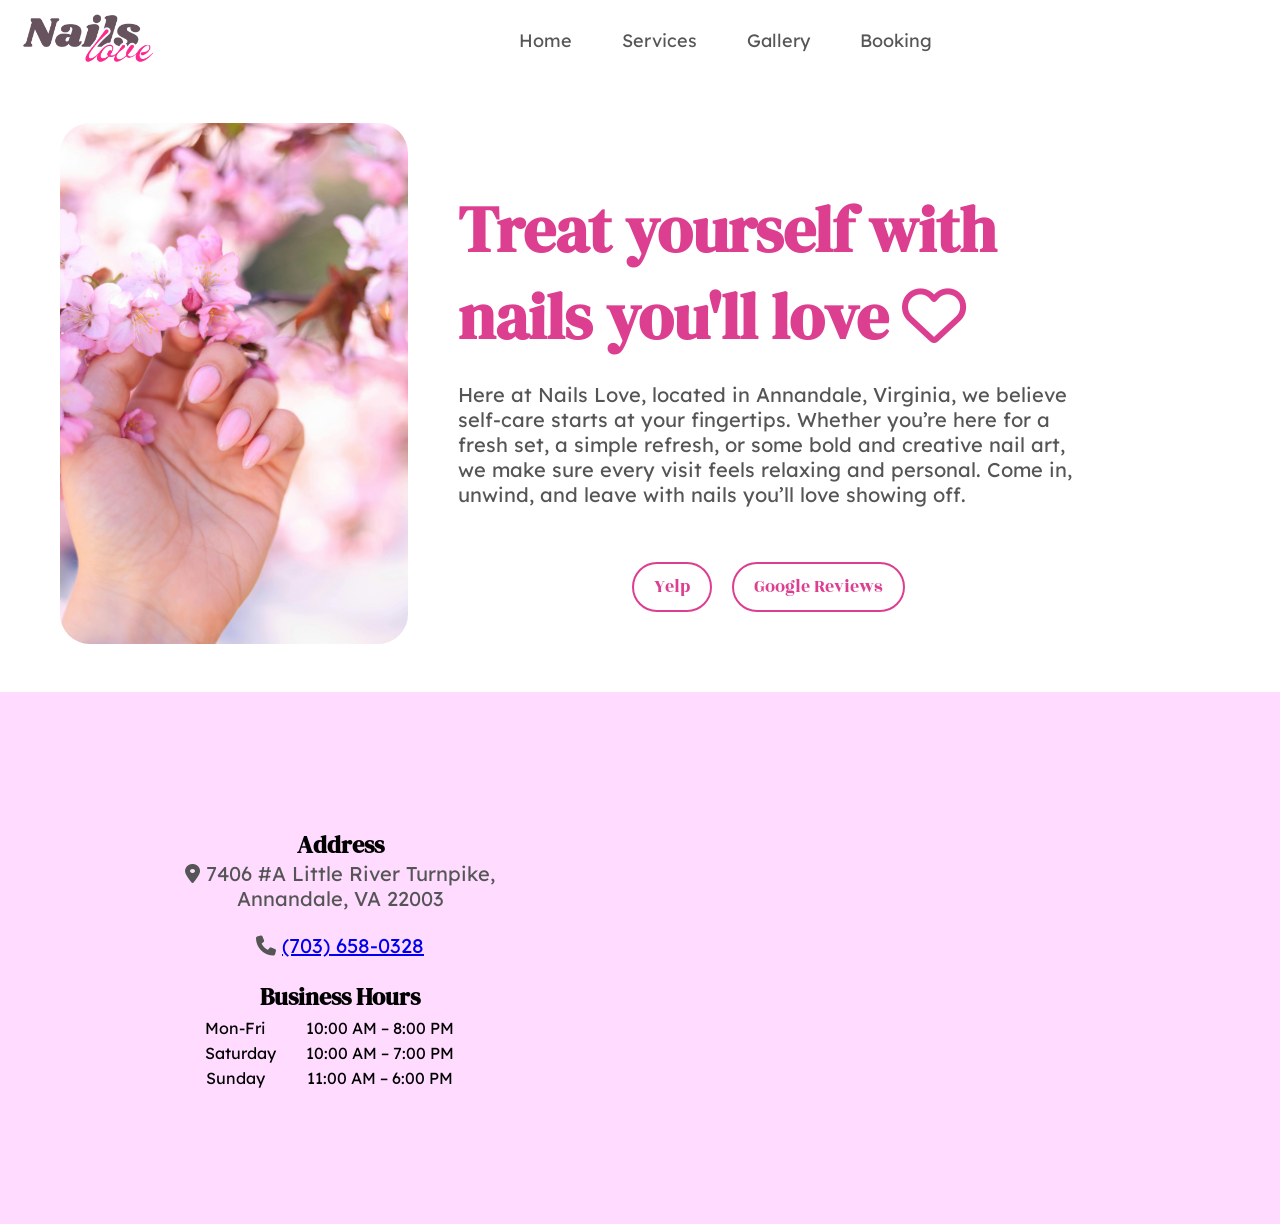
<file: index.html>
<!DOCTYPE html>
<html lang="en">
<head>
    <meta charset="UTF-8">
    <title>Best Nail Salon in Northern Virginia | Nails Love</title>
    <meta name="description" content="Professional nail salon in Annandale, Virginia offering acrylic nails, gel nails, manicures, nail art, and waxing. Call to book your appointment today.">
    <meta name="keywords" content="nail salon in Annandale, Northern Virginia, DMV, acrylic nails, gel nails, manicure, nail art">
    <meta name="viewport" content="width=device-width, initial-scale=1.0">


    <!-- css -->
    <link rel="stylesheet" href="stylesheet.css">

    <!-- import font -->
    <link rel="preconnect" href="https://fonts.googleapis.com">
    <link rel="preconnect" href="https://fonts.gstatic.com" crossorigin>
    <link href="https://fonts.googleapis.com/css2?family=Fredoka:wght@300..700&family=Rozha+One&display=swap" rel="stylesheet">
    <link href="https://fonts.googleapis.com/css2?family=DM+Serif+Display:ital@0;1&family=PT+Serif:ital,wght@0,400;0,700;1,400;1,700&display=swap" rel="stylesheet">
    <link href="https://fonts.googleapis.com/css2?family=DM+Serif+Display:ital@0;1&family=Lexend:wght@100..900&family=PT+Serif:ital,wght@0,400;0,700;1,400;1,700&display=swap" rel="stylesheet">
    
    <link rel="stylesheet" href="https://cdnjs.cloudflare.com/ajax/libs/font-awesome/6.5.0/css/all.min.css">

</head>
<body>

    <header class="navbar">

        <div class="navbar-left">
            <a href="index.html">
                <img src="images/NLlogo.png" class="logo">
            </a>
        </div>
    
        <input type="checkbox" id="menu-toggle">
    
        <label for="menu-toggle" class="hamburger">
            <i class="fa-solid fa-bars"></i>
        </label>
    
        <div class="navbar-center">
            <nav>
                <ul>
                    <li><a href="index.html">Home</a></li>
                    <li><a href="services.html">Services</a></li>
                    <li><a href="gallery.html">Gallery</a></li>
                    <li><a href="contact.html">Booking</a></li>
                </ul>
            </nav>
        </div>
    
    </header>


<div class="container">
<img class="cherrymani" 
alt="photo of light pink manicure with cherry blossoms" src="images/blossoms.jpg">   

    <div class="text-wrap">
    <h1 class="name">Treat yourself with <br> nails you'll love <i class="fa-regular fa-heart"></i></h1> <br>
    <p>Here at Nails Love, located in Annandale, Virginia, we believe self-care starts at your fingertips. Whether you’re here for a fresh set, a simple refresh, 
        or some bold and creative nail art, we make sure every visit feels relaxing and personal. 
        Come in, unwind, and leave with nails you’ll love showing off.</p>

        <div class="center">
            <a href="https://www.yelp.com/biz/nails-love-annandale" target="_blank" rel="noopener noreferrer" class="button-wrapper">
            <button class="button">Yelp</button> </a>
            <a href="https://g.page/r/CVWde7F6hL-LEAE/review" target="_blank" rel="noopener noreferrer" class="button-wrapper">
            <button class="button">Google Reviews</button> </a>
        </div>

    </div>
</div>

<section class="details-section">
<div class="container">
    <div id = "card">
        <h2>Address</h2>
        <p><i class="fa-solid fa-location-dot"></i> 7406 #A Little River Turnpike, <br> 
            Annandale, VA 22003</p>
            <br>
            <p><i class="fa-solid fa-phone"></i> <a href="tel:7036580328"> (703) 658-0328</a></p>
            <br>
            <h2> Business Hours</h2>
            <ul class="hours">
                <li><span>Mon-Fri</span><span>10:00 AM – 8:00 PM</span></li>
                <li><span>Saturday</span><span>10:00 AM – 7:00 PM</span></li>
                <li><span>Sunday</span><span>11:00 AM – 6:00 PM</span></li>
            </ul>
        </div>
            <div class="map">
                <iframe src="https://www.google.com/maps/embed?pb=!1m18!1m12!1m3!1d397824.60096303467!2d-77.80955314636232!3d38.832353312741034!2m3!1f0!2f0!3f0!3m2!1i1024!2i768!4f13.1!3m3!1m2!1s0x89b64da727893cc9%3A0x8bbf847ab17b9d55!2sNails%20Love!5e0!3m2!1sen!2sus!4v1776402011556!5m2!1sen!2sus" width="85%" height="85%" style="border:0;" allowfullscreen="" loading="lazy"></iframe>
            </div>
</div>


</body>
</html>
</file>
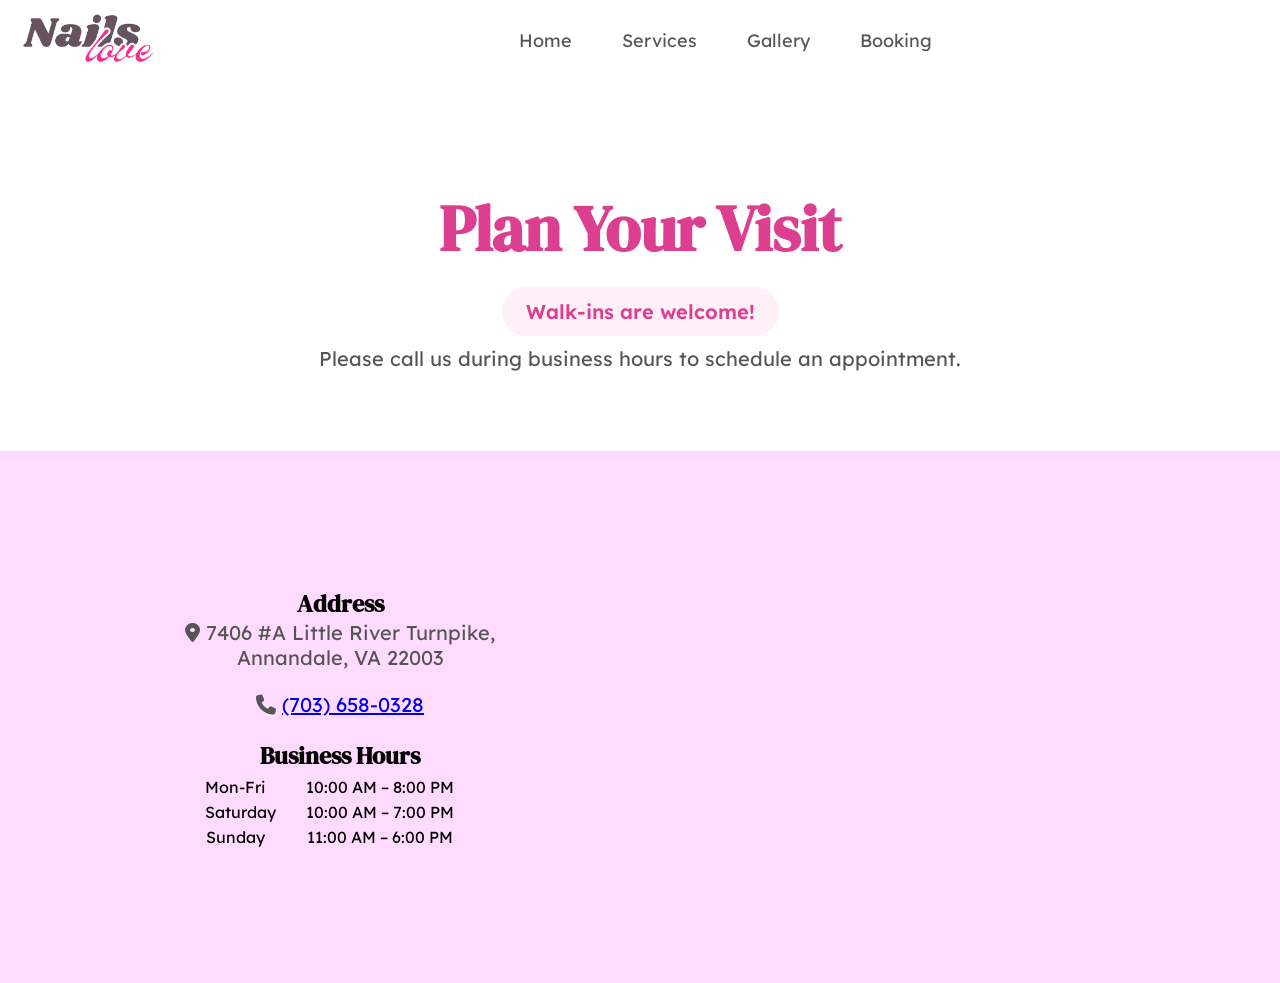
<file: contact.html>
<!DOCTYPE html>
<html lang="en">
<head>
    <meta charset="UTF-8">
    <title>Book an appointment | Nails Love</title>
    <meta name="description" content="Professional nail salon in Annandale, Virginia offering acrylic nails, gel nails, manicures, nail art, and waxing. Call to book your appointment today.">
    <meta name="keywords" content="nail salon in Annandale, Northern Virginia, DMV, acrylic nails, gel nails, manicure, nail art">
    <meta name="viewport" content="width=device-width, initial-scale=1.0">

    <!-- css -->
    <link rel="stylesheet" href="stylesheet.css">

    <!-- import font -->
    <link rel="preconnect" href="https://fonts.googleapis.com">
    <link rel="preconnect" href="https://fonts.gstatic.com" crossorigin>
    <link href="https://fonts.googleapis.com/css2?family=Fredoka:wght@300..700&family=Rozha+One&display=swap" rel="stylesheet">
    <link href="https://fonts.googleapis.com/css2?family=DM+Serif+Display:ital@0;1&family=PT+Serif:ital,wght@0,400;0,700;1,400;1,700&display=swap" rel="stylesheet">
    <link href="https://fonts.googleapis.com/css2?family=DM+Serif+Display:ital@0;1&family=Lexend:wght@100..900&family=PT+Serif:ital,wght@0,400;0,700;1,400;1,700&display=swap" rel="stylesheet">
    
    <link rel="stylesheet" href="https://cdnjs.cloudflare.com/ajax/libs/font-awesome/6.5.0/css/all.min.css">

</head>
<body>
    <header class="navbar">

        <div class="navbar-left">
            <a href="index.html">
                <img src="images/NLlogo.png" class="logo">
            </a>
        </div>
    
        <input type="checkbox" id="menu-toggle">
    
        <label for="menu-toggle" class="hamburger">
            <i class="fa-solid fa-bars"></i>
        </label>
    
        <div class="navbar-center">
            <nav>
                <ul>
                    <li><a href="index.html">Home</a></li>
                    <li><a href="services.html">Services</a></li>
                    <li><a href="gallery.html">Gallery</a></li>
                    <li><a href="contact.html">Booking</a></li>
                </ul>
            </nav>
        </div>
    
    </header>

<div class="contact-hero">
    <h1>Plan Your Visit</h1>
    <p class="walkin">Walk-ins are welcome!</p>
    <p>Please call us during business hours to schedule an appointment.</p>
</div>

<section class="details-section">
    <div class="container">
        <div id = "card">
            <h2>Address</h2>
            <p><i class="fa-solid fa-location-dot"></i> 7406 #A Little River Turnpike, <br> 
                Annandale, VA 22003</p>
                <br>
                <p><i class="fa-solid fa-phone"></i> <a href="tel:7036580328"> (703) 658-0328</a></p>
                <br>
                <h2> Business Hours</h2>
                <ul class="hours">
                    <li><span>Mon-Fri</span><span>10:00 AM – 8:00 PM</span></li>
                    <li><span>Saturday</span><span>10:00 AM – 7:00 PM</span></li>
                    <li><span>Sunday</span><span>11:00 AM – 6:00 PM</span></li>
                </ul>
            </div>
                <div class="map">
                    <iframe src="https://www.google.com/maps/embed?pb=!1m18!1m12!1m3!1d397824.60096303467!2d-77.80955314636232!3d38.832353312741034!2m3!1f0!2f0!3f0!3m2!1i1024!2i768!4f13.1!3m3!1m2!1s0x89b64da727893cc9%3A0x8bbf847ab17b9d55!2sNails%20Love!5e0!3m2!1sen!2sus!4v1776402011556!5m2!1sen!2sus" width="85%" height="85%" style="border:0;" allowfullscreen="" loading="lazy"></iframe>
                </div>
    </div>


</body>
</html>
</file>
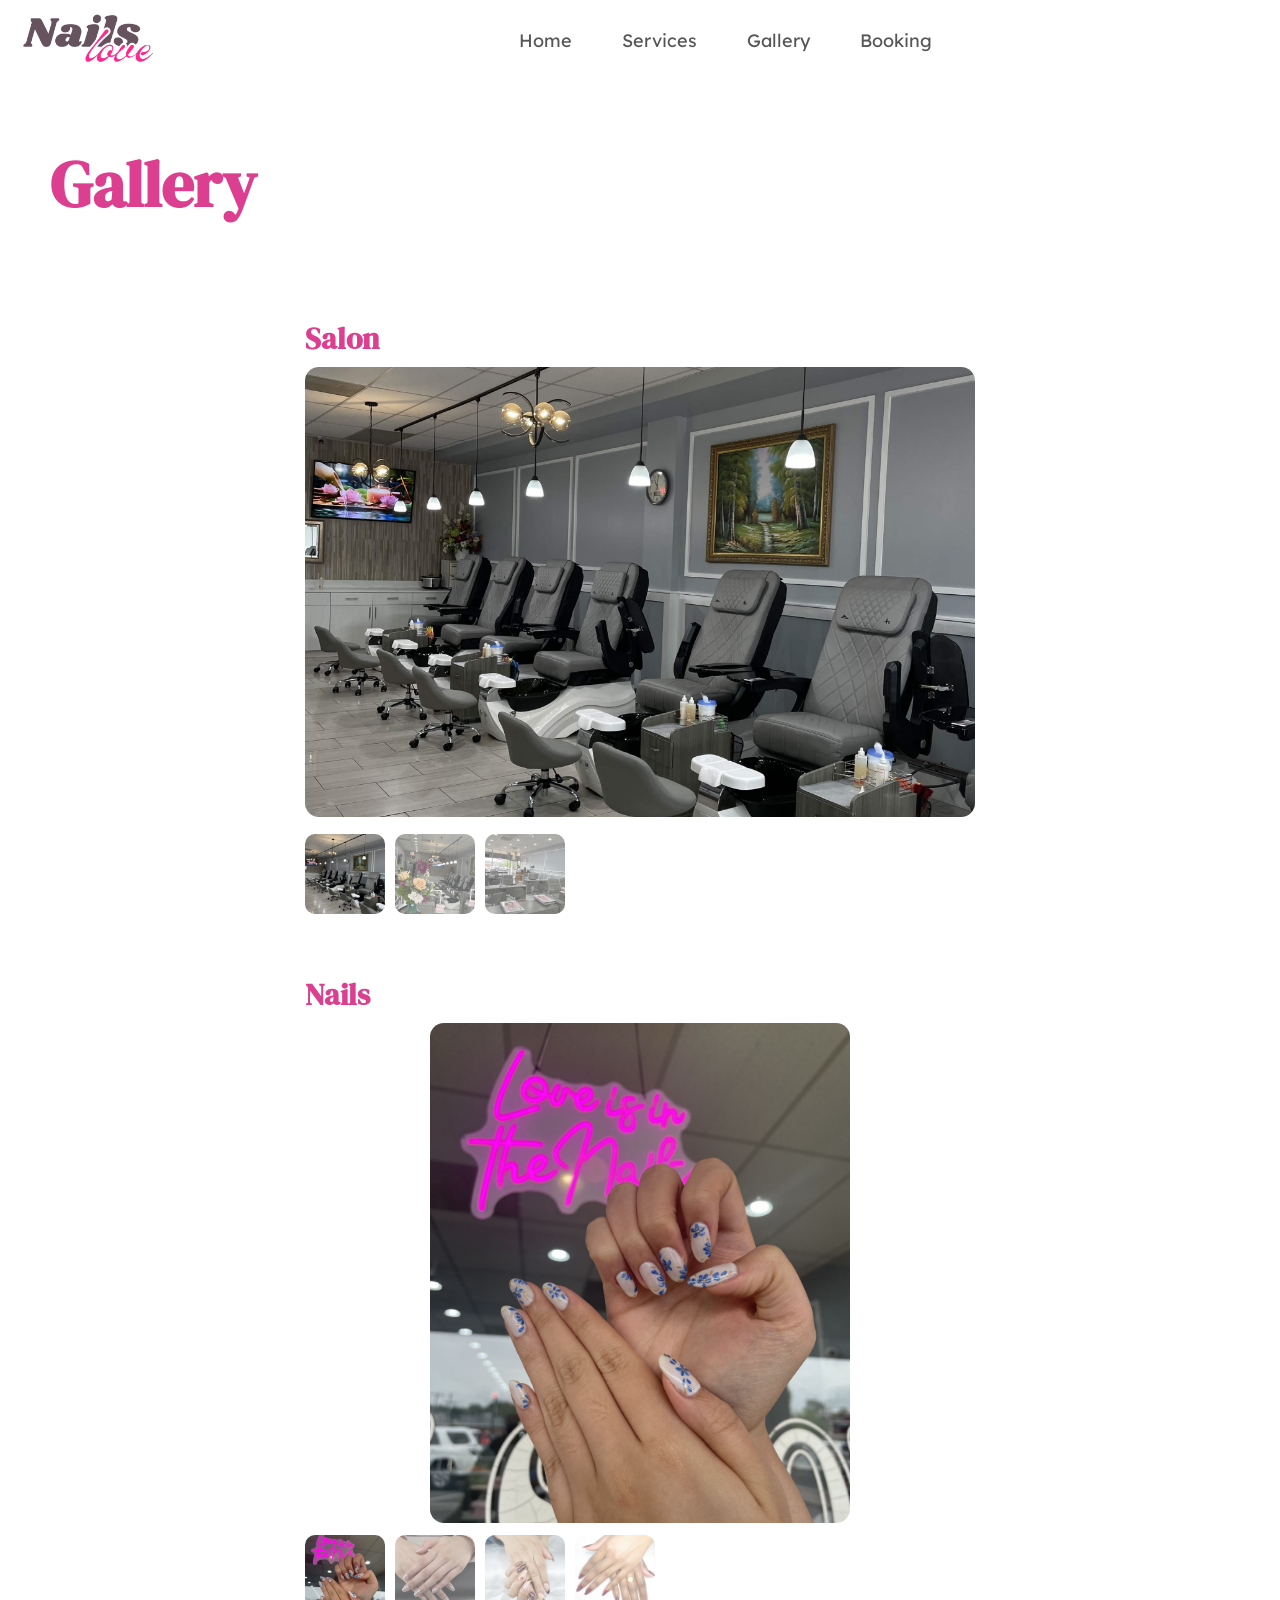
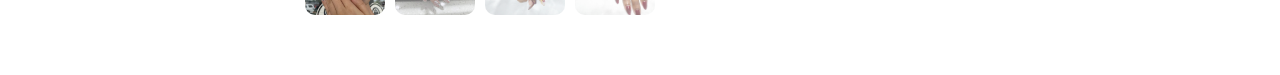
<file: gallery.html>
<!DOCTYPE html>
<html lang="en">
<head>
    <meta charset="UTF-8">
    <title>Salon and Nail Art Gallery | Nails Love</title>
    <meta name="description" content="Professional nail salon in Annandale, Virginia offering acrylic nails, gel nails, manicures, nail art, and waxing. Call to book your appointment today.">
    <meta name="keywords" content="nail salon in Annandale, Northern Virginia, DMV, acrylic nails, gel nails, manicure, nail art">
    <meta name="viewport" content="width=device-width, initial-scale=1.0">

    <!-- css -->
    <link rel="stylesheet" href="stylesheet.css">

    <!-- import font -->
    <link rel="preconnect" href="https://fonts.googleapis.com">
    <link rel="preconnect" href="https://fonts.gstatic.com" crossorigin>
    <link href="https://fonts.googleapis.com/css2?family=Fredoka:wght@300..700&family=Rozha+One&display=swap" rel="stylesheet">
    <link href="https://fonts.googleapis.com/css2?family=DM+Serif+Display:ital@0;1&family=PT+Serif:ital,wght@0,400;0,700;1,400;1,700&display=swap" rel="stylesheet">
    <link href="https://fonts.googleapis.com/css2?family=DM+Serif+Display:ital@0;1&family=Lexend:wght@100..900&family=PT+Serif:ital,wght@0,400;0,700;1,400;1,700&display=swap" rel="stylesheet">
    
    <link rel="stylesheet" href="https://cdnjs.cloudflare.com/ajax/libs/font-awesome/6.5.0/css/all.min.css">

    <script src="script.js" defer></script>
</head>


<body>
    <header class="navbar">

        <div class="navbar-left">
            <a href="index.html">
                <img src="images/NLlogo.png" class="logo">
            </a>
        </div>
    
        <input type="checkbox" id="menu-toggle">
    
        <label for="menu-toggle" class="hamburger">
            <i class="fa-solid fa-bars"></i>
        </label>
    
        <div class="navbar-center">
            <nav>
                <ul>
                    <li><a href="index.html">Home</a></li>
                    <li><a href="services.html">Services</a></li>
                    <li><a href="gallery.html">Gallery</a></li>
                    <li><a href="contact.html">Booking</a></li>
                </ul>
            </nav>
        </div>
    
    </header>

    <div class="text-wrap">
        <h1>Gallery</h1>
    </div>

        <section class="section salon-gallery gallery-wrapper">

            <h2 class="section-title">Salon</h2>
          
            <div class="main-display">
              <img class="main-image" src="images/salon1.jpg" alt="">
            </div>
          
            <div class="thumbs">
              <img class="thumb active" src="images/salon1.jpg" data-large="images/salon1.jpg">
              <img class="thumb" src="images/salon2.jpg" data-large="images/salon2.jpg">
              <img class="thumb" src="images/salon3.jpg" data-large="images/salon3.jpg">
            </div>
          
        </section>

        <section class="section nails-gallery gallery-wrapper">

            <h2 class="section-title">Nails</h2>
          
            <div class="main-display">
              <img class="main-image" src="images/nails1.jpg" alt="">
            </div>
          
            <div class="thumbs">
              <img class="thumb active" src="images/nails1.jpg" data-large="images/nails1.jpg">
              <img class="thumb" src="images/nails2.jpg" data-large="images/nails2.jpg">
              <img class="thumb" src="images/nails3.jpg" data-large="images/nails3.jpg">
              <img class="thumb" src="images/nails4.jpg" data-large="images/nails4.jpg">
            </div>
          
        </section>

</body>
</html>
</file>
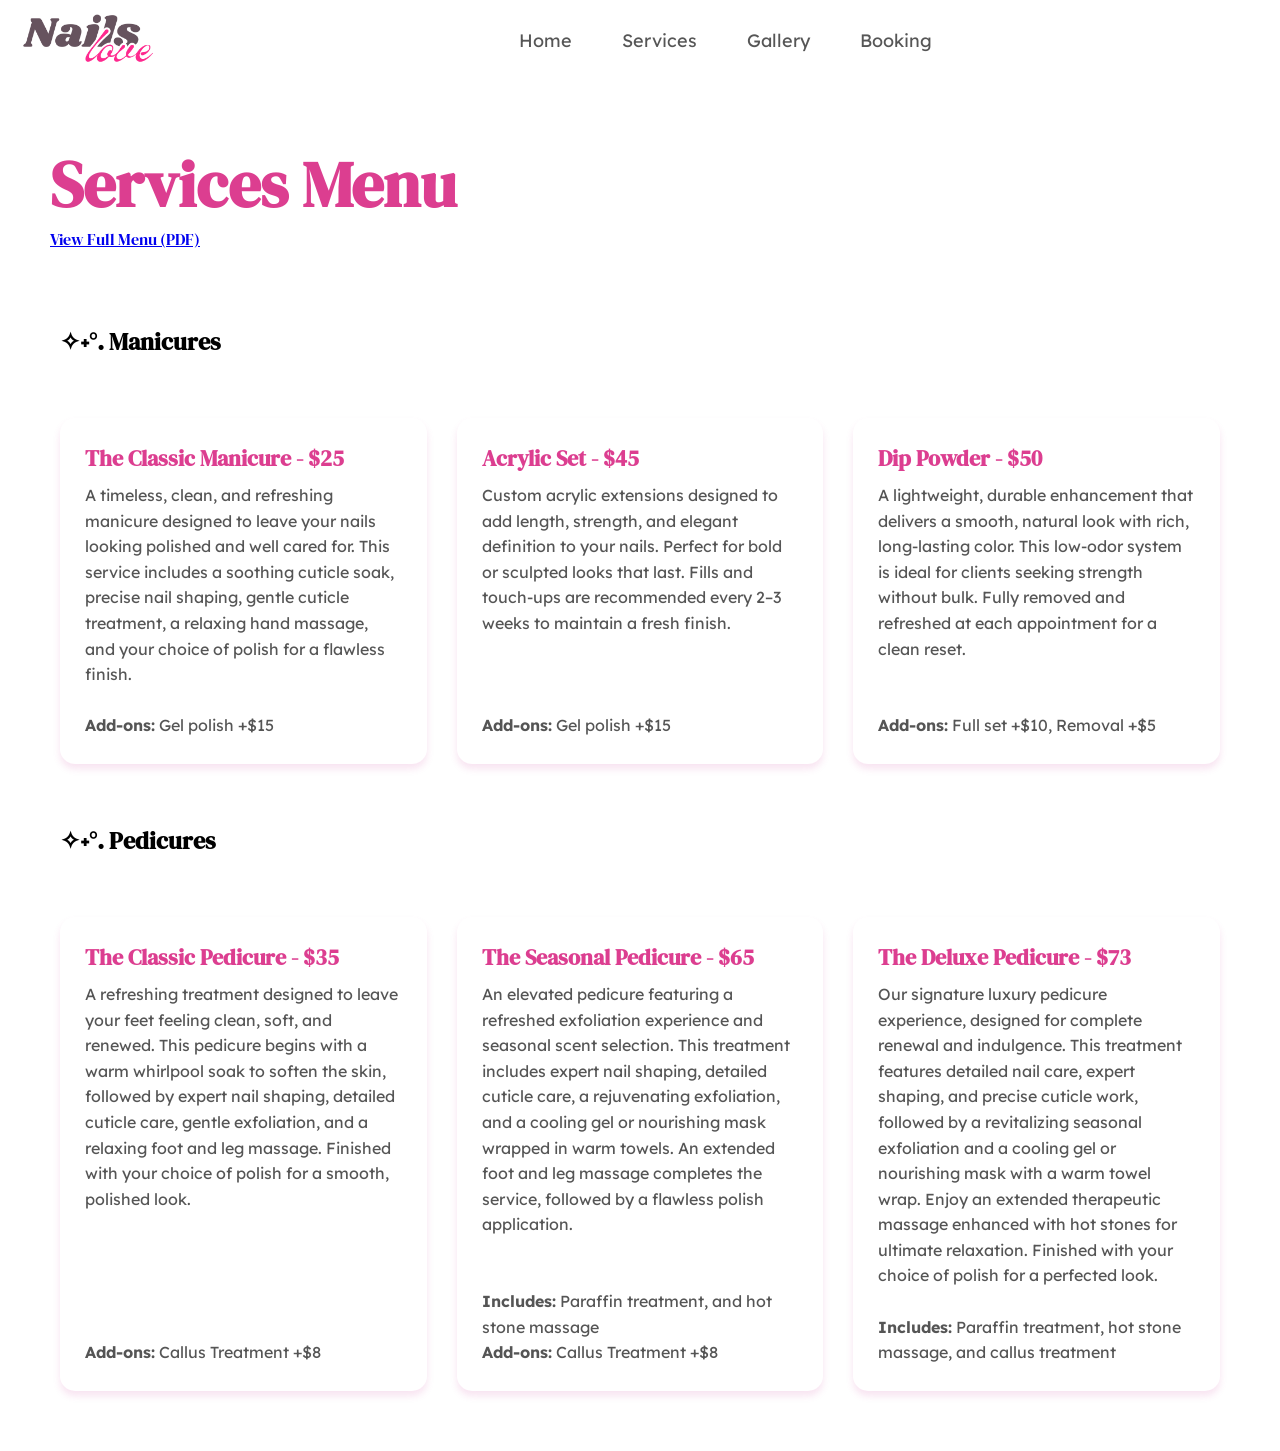
<file: services.html>
<!DOCTYPE html>
<html lang="en">
<head>
    <meta charset="UTF-8">
    <title>Nail Services in Northern Virginia | Nails Love</title>
    <meta name="description" content="Professional nail salon in Annandale, Virginia offering acrylic nails, gel nails, manicures, nail art, and waxing. Call to book your appointment today.">
    <meta name="keywords" content="nail salon in Annandale, Northern Virginia, DMV, acrylic nails, gel nails, manicure, nail art">
    <meta name="viewport" content="width=device-width, initial-scale=1.0">

    <!-- css -->
    <link rel="stylesheet" href="stylesheet.css">

    <!-- import font -->
    <link rel="preconnect" href="https://fonts.googleapis.com">
    <link rel="preconnect" href="https://fonts.gstatic.com" crossorigin>
    <link href="https://fonts.googleapis.com/css2?family=Fredoka:wght@300..700&family=Rozha+One&display=swap" rel="stylesheet">
    <link href="https://fonts.googleapis.com/css2?family=DM+Serif+Display:ital@0;1&family=PT+Serif:ital,wght@0,400;0,700;1,400;1,700&display=swap" rel="stylesheet">
    <link href="https://fonts.googleapis.com/css2?family=DM+Serif+Display:ital@0;1&family=Lexend:wght@100..900&family=PT+Serif:ital,wght@0,400;0,700;1,400;1,700&display=swap" rel="stylesheet">
    
    <link rel="stylesheet" href="https://cdnjs.cloudflare.com/ajax/libs/font-awesome/6.5.0/css/all.min.css">

</head>
<body>
    <header class="navbar">

        <div class="navbar-left">
            <a href="index.html">
                <img src="images/NLlogo.png" class="logo">
            </a>
        </div>
    
        <input type="checkbox" id="menu-toggle">
    
        <label for="menu-toggle" class="hamburger">
            <i class="fa-solid fa-bars"></i>
        </label>
    
        <div class="navbar-center">
            <nav>
                <ul>
                    <li><a href="index.html">Home</a></li>
                    <li><a href="services.html">Services</a></li>
                    <li><a href="gallery.html">Gallery</a></li>
                    <li><a href="contact.html">Booking</a></li>
                </ul>
            </nav>
        </div>
    
    </header>


  <div class="text-wrap">
    <h1>Services Menu</h1>
        <a href="menu.pdf" target="_blank" rel="noopener noreferrer">
            View Full Menu (PDF)
        </a>
    </div>

    <div class="container">
        <h2>✧˖°. Manicures</h2> <br>
    </div>


    <div class="services-container">

        <div class="service-card">
            <h2>The Classic Manicure - $25</h2>
            <p>A timeless, clean, and refreshing manicure designed to leave your nails looking polished and well cared for. 
                This service includes a soothing cuticle soak, precise nail shaping, gentle cuticle treatment, 
                a relaxing hand massage, and your choice of polish for a flawless finish.</p>

                <p class="add-ons">
                    <br><b>Add-ons:</b> Gel polish +$15
                </p>
        </div>

        <div class="service-card">
            <h2>Acrylic Set - $45</h2>
            <p>Custom acrylic extensions designed to add length, strength, and elegant definition to your nails. 
            Perfect for bold or sculpted looks that last. Fills and touch-ups are recommended every 2–3 weeks to maintain a fresh finish.</p>
                <p class="add-ons">
                    <br><b>Add-ons:</b> Gel polish +$15
                </p>
        </div>

        <div class="service-card">
            <h2>Dip Powder - $50</h2>
            <p>A lightweight, durable enhancement that delivers a smooth, natural look with rich, long-lasting color. 
                This low-odor system is ideal for clients seeking strength without bulk. Fully removed and refreshed at 
                each appointment for a clean reset.</p>
                <p class="add-ons">
                    <br><b>Add-ons:</b> Full set +$10, Removal +$5
                </p>
        </div>
    </div>

    <div class="container">
        <h2>✧˖°. Pedicures</h2> 
    </div>
    <div class="services-container">

        <div class="service-card">
            <h2>The Classic Pedicure - $35</h2>
            <p>A refreshing treatment designed to leave your feet feeling clean, soft, and renewed. 
                This pedicure begins with a warm whirlpool soak to soften the skin, followed by expert nail shaping, 
                detailed cuticle care, gentle exfoliation, and a relaxing foot and leg massage. 
                Finished with your choice of polish for a smooth, polished look. <br></p>

                <p class="add-ons">
                    <br><b>Add-ons:</b> Callus Treatment +$8 
                </p>
        </div>

        <div class="service-card">
            <h2>The Seasonal Pedicure - $65</h2>
            <p>An elevated pedicure featuring a refreshed exfoliation experience and seasonal scent selection.
                This treatment includes expert nail shaping, detailed cuticle care, a rejuvenating exfoliation, and a cooling gel or nourishing mask wrapped in warm towels. 
                An extended foot and leg massage completes the service, followed by a flawless polish application. <br></p>

                <p class="add-ons">
                    <br><b>Includes:</b> Paraffin treatment, and hot stone massage
                    <br><b>Add-ons:</b> Callus Treatment +$8 
                </p>
        </div>

        <div class="service-card">
            <h2>The Deluxe Pedicure - $73</h2>
            <p>Our signature luxury pedicure experience, designed for complete renewal and indulgence. 
                This treatment features detailed nail care, expert shaping, and precise cuticle work, followed by a revitalizing seasonal 
                exfoliation and a cooling gel or nourishing mask with a warm towel wrap. Enjoy an extended therapeutic massage enhanced with 
                hot stones for ultimate relaxation. Finished with your choice of polish for a perfected look. <br></p>

                <p class="add-ons">
                    <br><b>Includes:</b> Paraffin treatment, hot stone massage, and callus treatment
                </p>
        </div>

    </div>      



</body>
</html>
</file>
<file: stylesheet.css>
* {
    margin: 0;
    padding: 0;
    box-sizing: border-box;
}

body {
    font-family: "DM Serif Display", serif;
    background-color: #ffffff;
}

.navbar {
    display: flex;
    justify-content: space-between;
    align-items: center;
    position: relative;
    background-color: white;
    color: white;
    padding: 10px 20px;
}

.navbar-center {
    flex: 1;
    display: flex;
    justify-content: center;
}

.navbar-center nav ul {
    display: flex;
    gap: 50px;
    list-style: none;
}

.navbar-center nav ul li {
    margin: 0;
}

.navbar-center nav ul li a {
    text-decoration: none;
    color: rgb(86, 86, 86);
    font-size: 18px;
    transition: color 0.3s;
}

.navbar-center nav ul li a:hover {
    color: #dc3e90;
}

.button {
    background-color: transparent;
    color: #dc3e90;
    border: 2px solid #dc3e90;
    padding: 10px 20px;
    font-family: "Rozha One", serif;
    font-size: 18px;
    border-radius: 25px;
    transition: background-color 0.3s;
    margin-right: 20px;
    margin-top: 5px;
    margin-bottom: 5px;
}

.button:hover {
    background-color: #dc3e90;
    color: white;
}
.name {
    color: #dc3e90;
}

.container {
    display: flex;
    align-items: center;
    margin: 45px auto;
    padding: 0 20px;
    max-width: 1200px;
}

.text-wrap{
    display: flex;
    flex-direction: column;
    margin-top: 50px;
    margin-left: 50px;
    max-width: 80ch;
    padding: 16px 0px 30px;
}

#card {
    text-align: center;
    background: #ffdcff;
    padding: 20px;
    border-radius: 15px;
    margin: 70px auto; /* centers it */
    max-width: 500px; /* controls width */
}

.center{
    display: flex;
    justify-content: center;
    margin-top: 50px;
    text-align: center;
}

p{
    font-family: "Lexend", sans-serif;
    letter-spacing: 0px;
    font-size: clamp(16px, 2vw, 20px);
    color:#555;
}

ul, li{
    margin-left: 10px;
    margin-top: 5px;
    font-family: "Lexend", sans-serif;
}

h1{
    font-size: clamp(36px, 5vw, 70px);
    color: #dc3e90;
}


.hours li {
    display: grid;
    grid-template-columns: 60px auto;
}

.map {
    width: 100%;
    max-width: 600px;
    height: 400px;
}

.services-container {
    display: grid;
    grid-template-columns: repeat(3, 1fr);
    gap: 30px;
    max-width: 1200px;
    margin: 60px auto;
    padding: 0 20px;
}

.service-card {
    background: white;
    border-radius: 15px;
    padding: 25px;
    box-shadow: 0 5px 7px rgba(208, 71, 162, 0.15);
    transition: transform 0.2s ease;

    display: flex; /*make add ons sit at the bottom of card*/
    flex-direction: column;
    height: 100%;
}

.service-card:hover {
    transform: translateY(-5px);
}

.service-card h2 {
    font-size: 22px;
    margin-bottom: 10px;
    color: #dc3e90;
}

.service-card p {
    font-family: "Lexend", sans-serif;
    font-size: 16px;
    line-height: 1.6;
}

.add-ons {
    margin-top: auto;
    font-size: 14px;
    color: #555;
}

@media (max-width: 900px) {/* mobile responsive cards */
    .services-container {
        grid-template-columns: 1fr;
    }
}

.section-title {
    font-size: 30px;
    color: #dc3e90;
    margin-bottom: 8px;
}


.details-section {
    background-color: #ffdcff; /* Light blue hex code */
    padding: 1px;
  }
  
@media (max-width: 768px) {

    .hamburger {
        display: block;
        font-size: 32px;
        color: #dc3e90;
        cursor: pointer;
        z-index: 2000;
    }

    .navbar {
        display: flex;
        justify-content: space-between;
        align-items: center;
        position: relative;
    }

    .navbar-center {
        display: none;
        position: absolute;
        top: 100%;
        left: 0;
        width: 100%;
        background: white;
        text-align: center;
        z-index: 1000;
        box-shadow: 0 5px 10px rgba(0,0,0,0.1);
        border-radius: 0 0 12px 12px;
    }

    #menu-toggle:checked ~ .navbar-center {
        display: block;
    }

    .navbar-center ul {
        flex-direction: column;
        gap: 0;
        padding: 40px 0;
    }

    .navbar-center li {
        padding: 0px 0;
    }

    .navbar-left .name {
        margin-left: 0;
    }

    .container {
        flex-direction: column;
        text-align: center;
        margin: 30px auto;
        padding: 0 20px;
    }

    .text-wrap {
        margin: 0;
        align-items: center;
    }

    .center {
        flex-direction: column;
        gap: 15px;
    }

    .button {
        margin-right: 0;
        width: 220px;
    }

    #card {
        width: 100%;
        margin: 20px 0;
        padding: 20px;
    }

    .map {
        width: 100%;
        height: 300px;
    }

    .hours li {
        grid-template-columns: 1fr;
        gap: 4px;
        text-align: center;
    }

    h1 {
        line-height: 1.1;
    }

    .cherrymani {
        width: 90vw;
        max-width: none;
    }

}

.cherrymani {
    width: 30%;
    height: auto;
    border-radius: 30px;
}

.map {
    width: 100%;
    max-width: 600px;
    height: 400px;
    padding: 20px;
    border-radius: 20px;
}

.map iframe {
    width: 100%;
    height: 100%;
    border-radius: 15px;
}

.contact-hero {
    max-width: 900px;
    margin: 60px auto 20px auto;
    padding: 50px 20px;
    text-align: center;
}

.contact-hero h1 {
    margin-bottom: 15px;
}

.contact-hero p {
    margin-bottom: 10px;
}

.walkin {
    display: inline-block;
    background: #fff0f8;
    color: #dc3e90;
    padding: 12px 24px;
    border-radius: 999px;
    font-weight: 600;
    margin-bottom: 20px;
}

.logo {
    height: 55px;
    width: auto;
    display: block;
}

/* navbar hamburger, hides checkbox and desktop burger*/
#menu-toggle {
    display: none;
}

.hamburger {
    padding: 5px;
}

/*gallery*/
.gallery-wrapper {
    max-width: 700px;
    margin: 60px auto;
    padding: 0 15px;
}

.main-display img {
    width: 100%;
    height: 450px;
    object-fit: cover;
    border-radius: 14px;
}

/* thumbnails */
.thumbs {
    display: flex;
    gap: 10px;
    margin-top: 12px;
    overflow-x: auto;
}

.thumb {
    width: 80px;
    height: 80px;
    object-fit: cover;
    border-radius: 10px;
    cursor: pointer;
    opacity: 0.6;
    transition: 0.2s ease;
}

.thumb:hover {
    opacity: 1;
}

.thumb.active {
    opacity: 1;
}

/* nails gallery sizing*/
.nails-gallery .main-display {
    height: 500px; /* taller container */
    max-width: 420px;
    margin: 0 auto;
}

.nails-gallery .main-image {
    height: 100%;
    width: 100%;
    object-fit: cover;
    aspect-ratio: 3 / 4; /* makes it portrait */
    border-radius: 14px;
}
</file>
